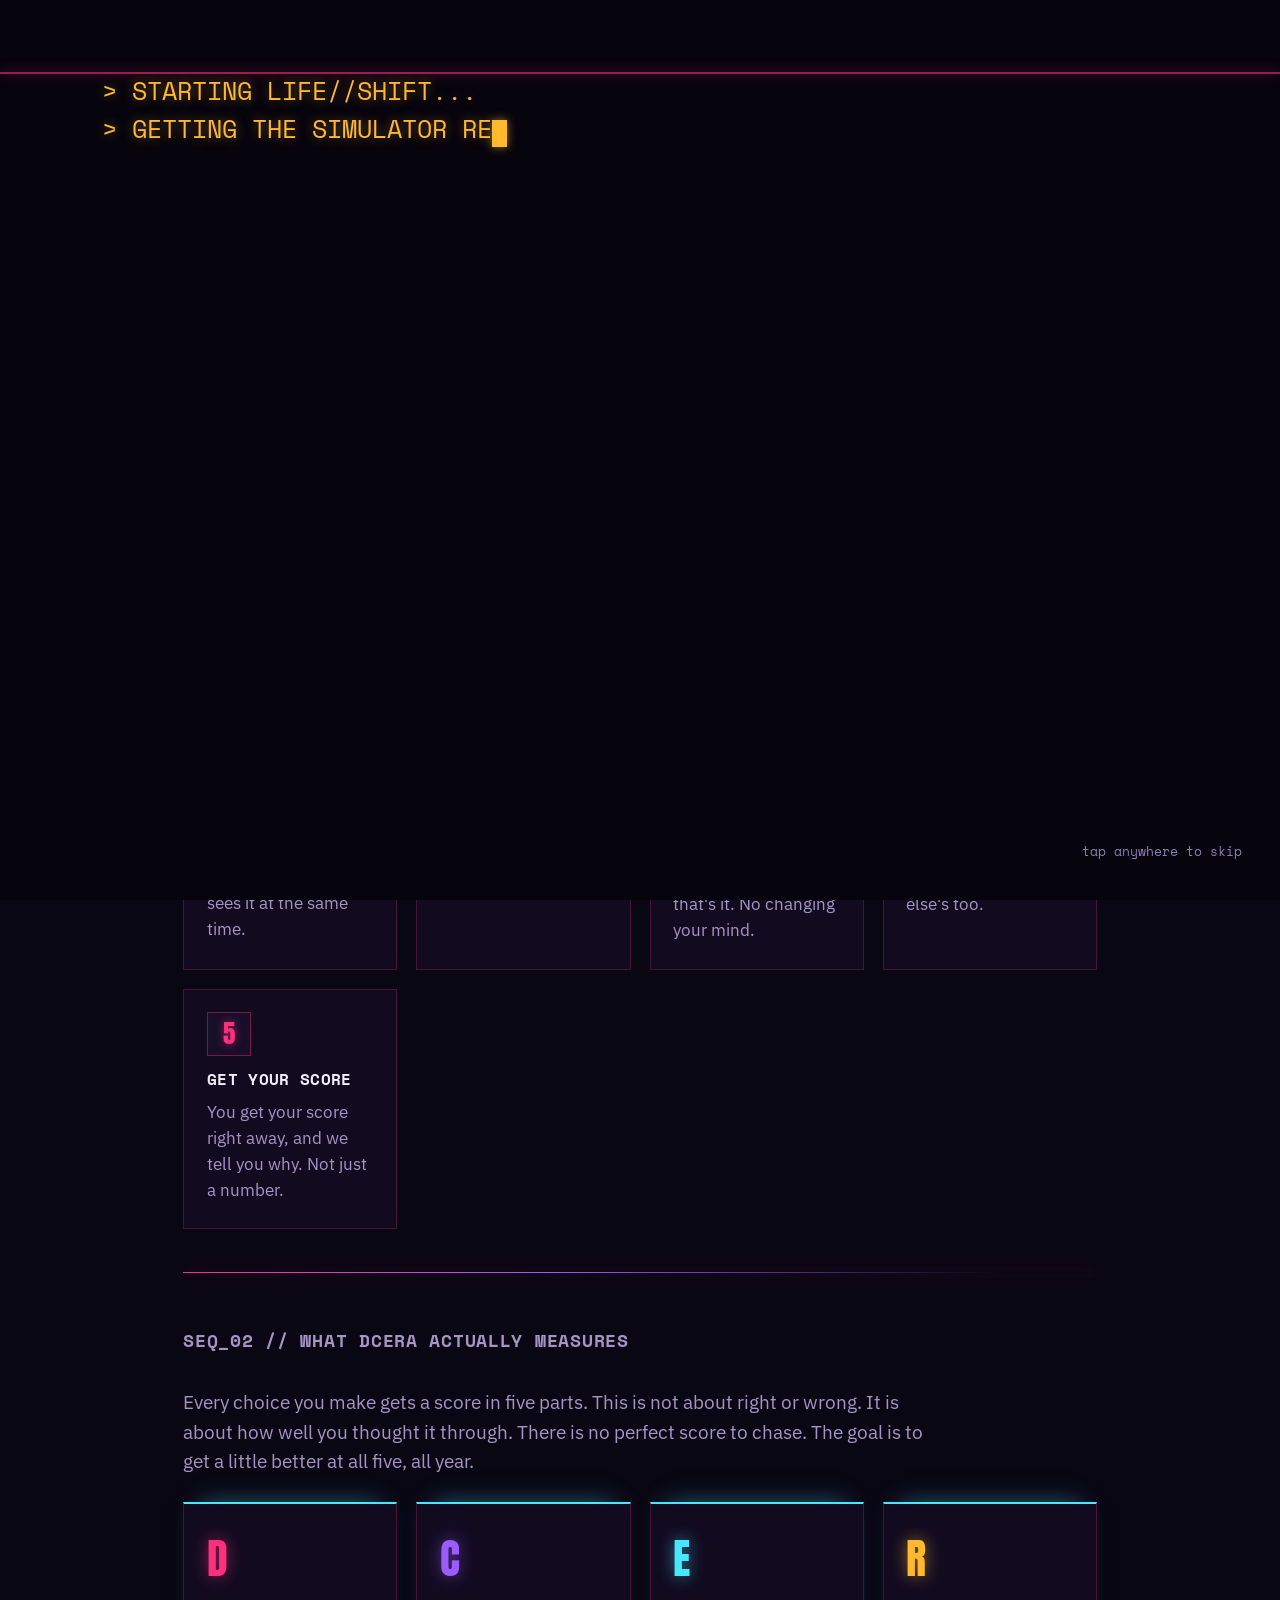
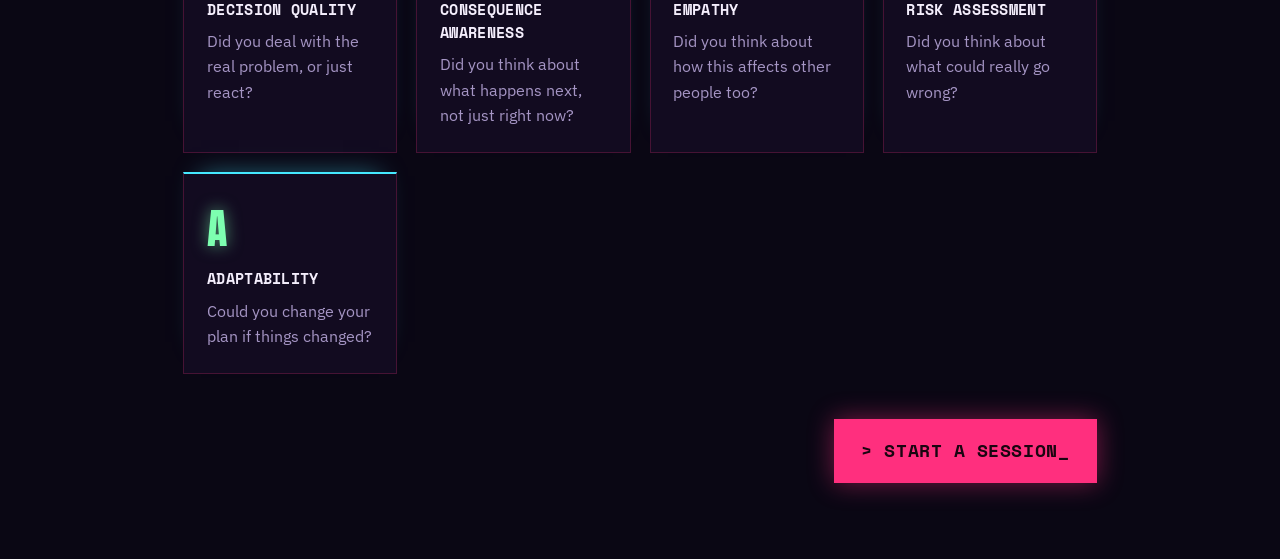
<file: index.html>
<!doctype html>
<html lang="en">
<head>
  <meta charset="utf-8">
  <meta name="viewport" content="width=device-width, initial-scale=1">
  <title>LIFE//SHIFT — Human Systems Lab</title>
  <link rel="stylesheet" href="styles.css">
</head>
<body>
  <div id="app"></div>
  <script src="content/decision-making.js"></script>
  <script src="content/money-budgeting.js"></script>
  <script src="content/communication-conflict.js"></script>
  <script src="content/digital-citizenship.js"></script>
  <script src="content/career-goals.js"></script>
  <script src="content/swot-analysis.js"></script>
  <script src="content/values-emotions.js"></script>
  <script src="content/self-esteem-accountability.js"></script>
  <script src="content/relationships-responsibility.js"></script>
  <script src="content/guide-for-boys.js"></script>
  <script src="content/digital-safety-girls.js"></script>
  <script src="lesson-blocks.js"></script>
  <script src="engine.js"></script>
</body>
</html>
</file>
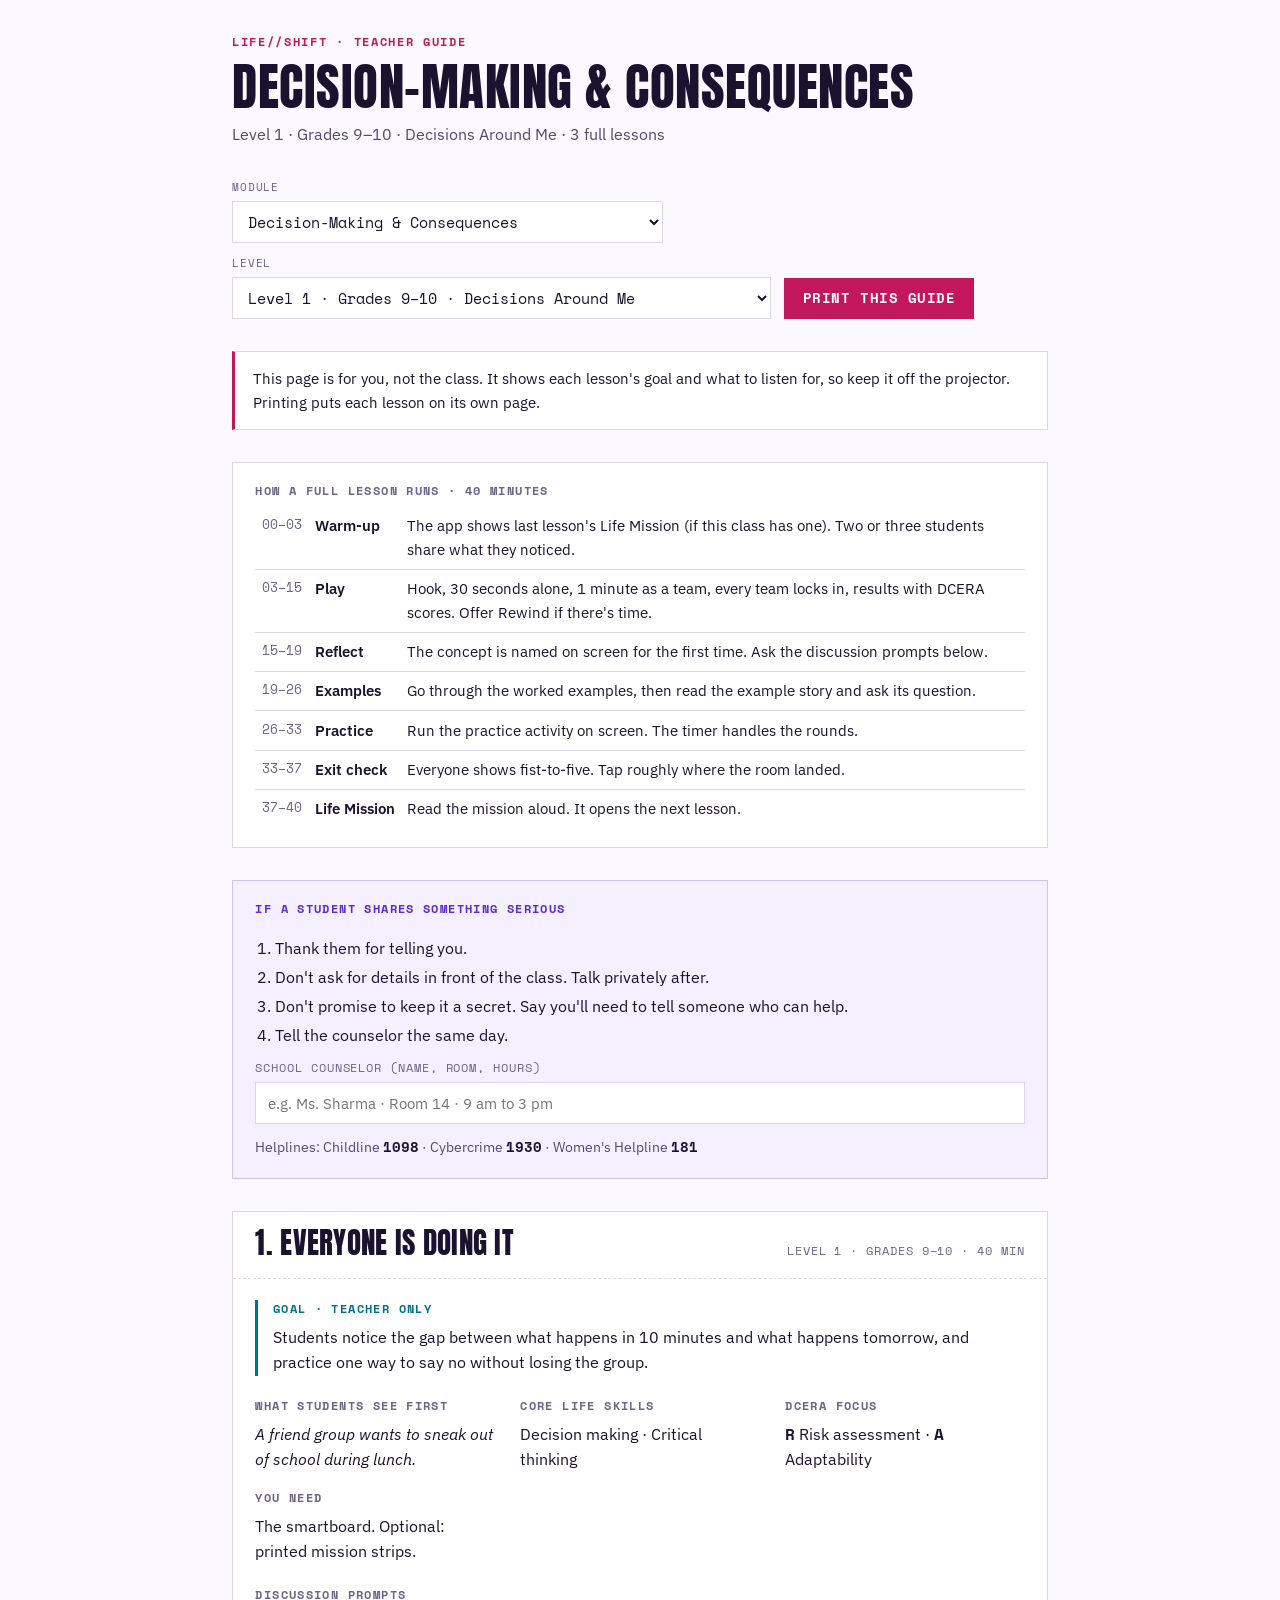
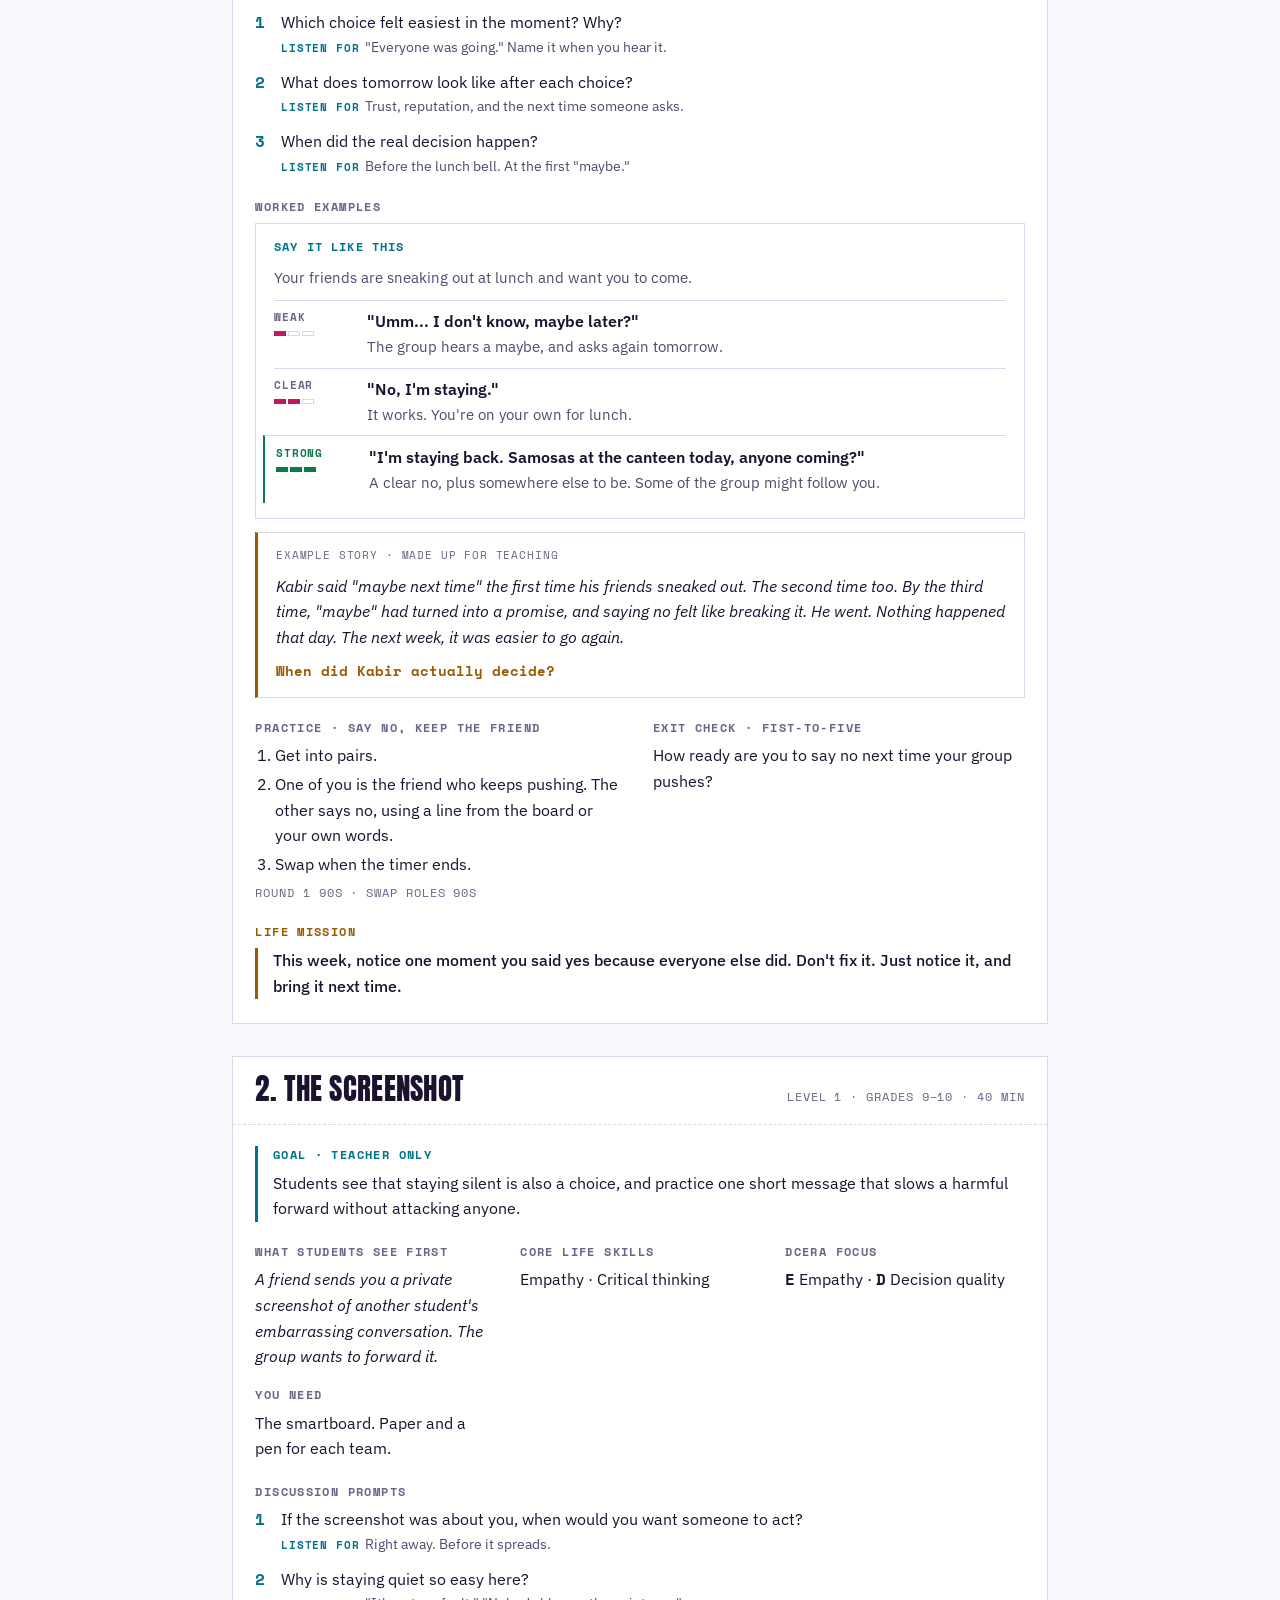
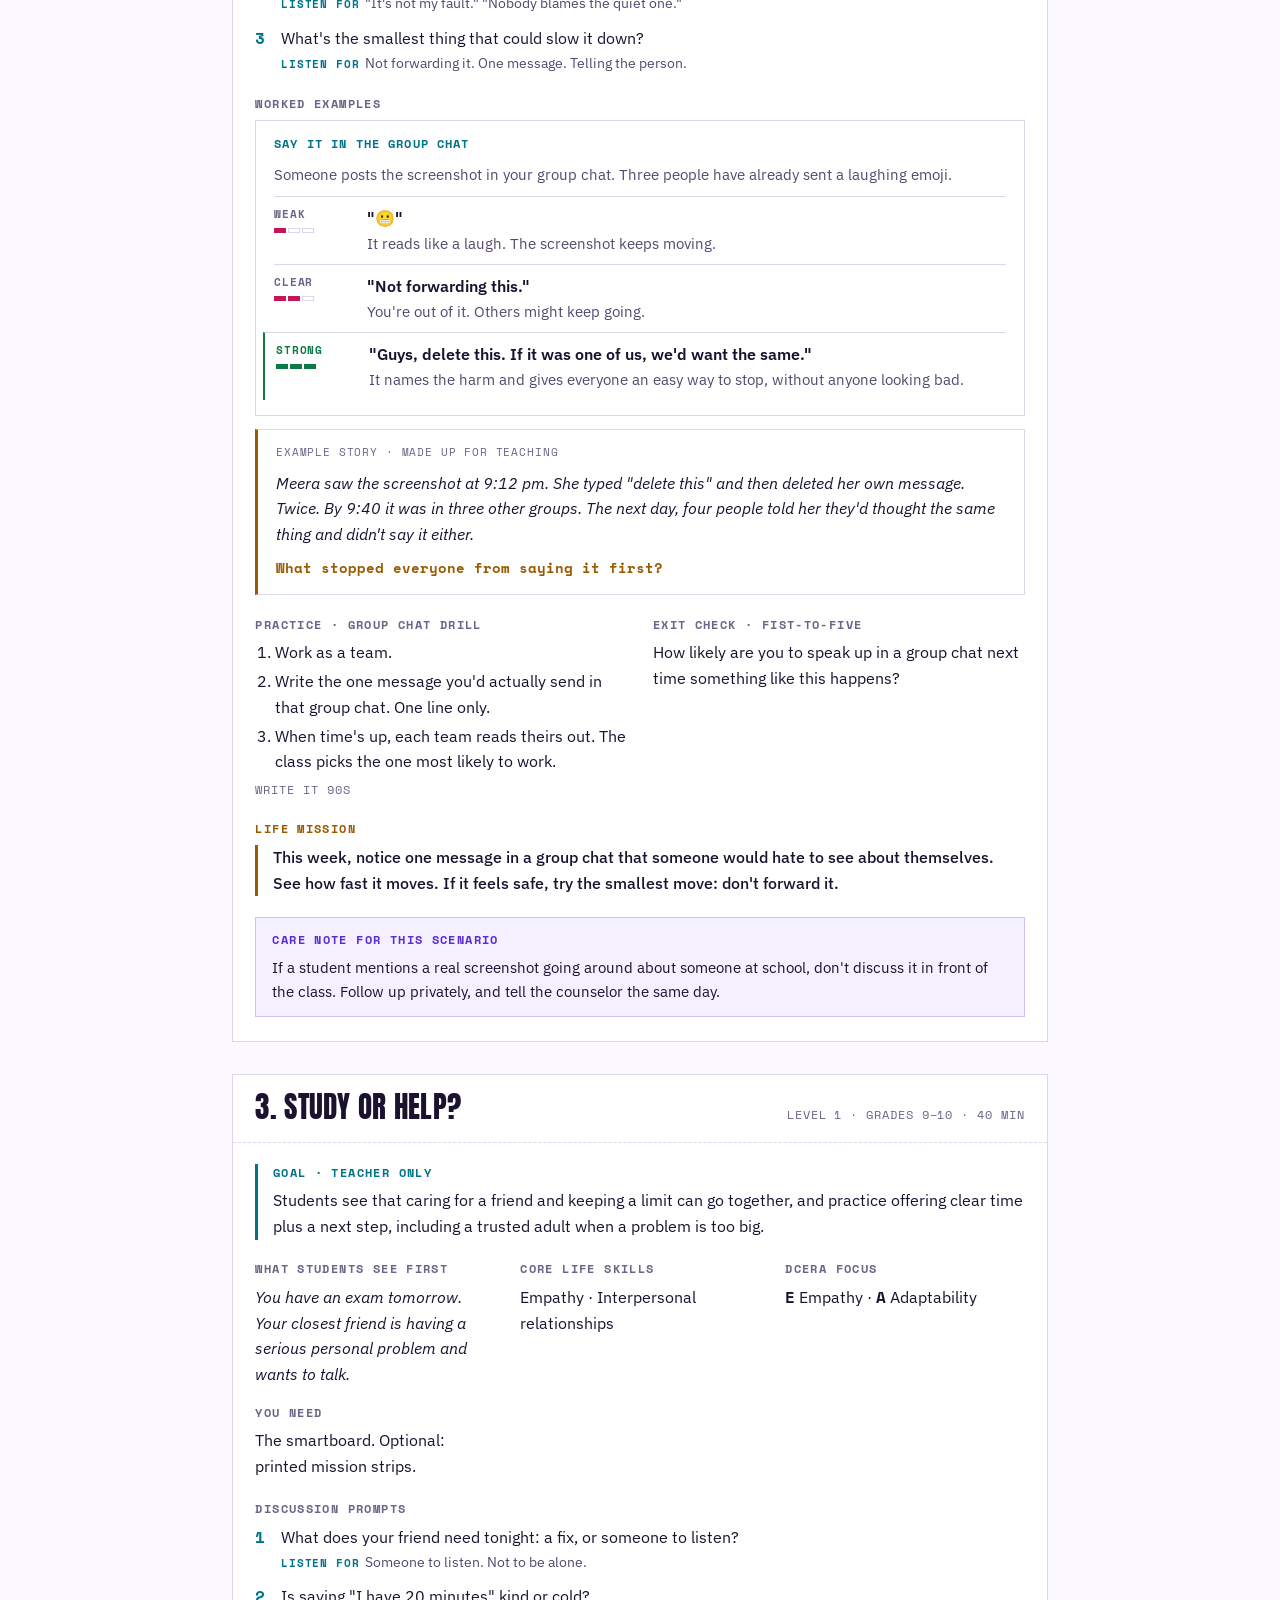
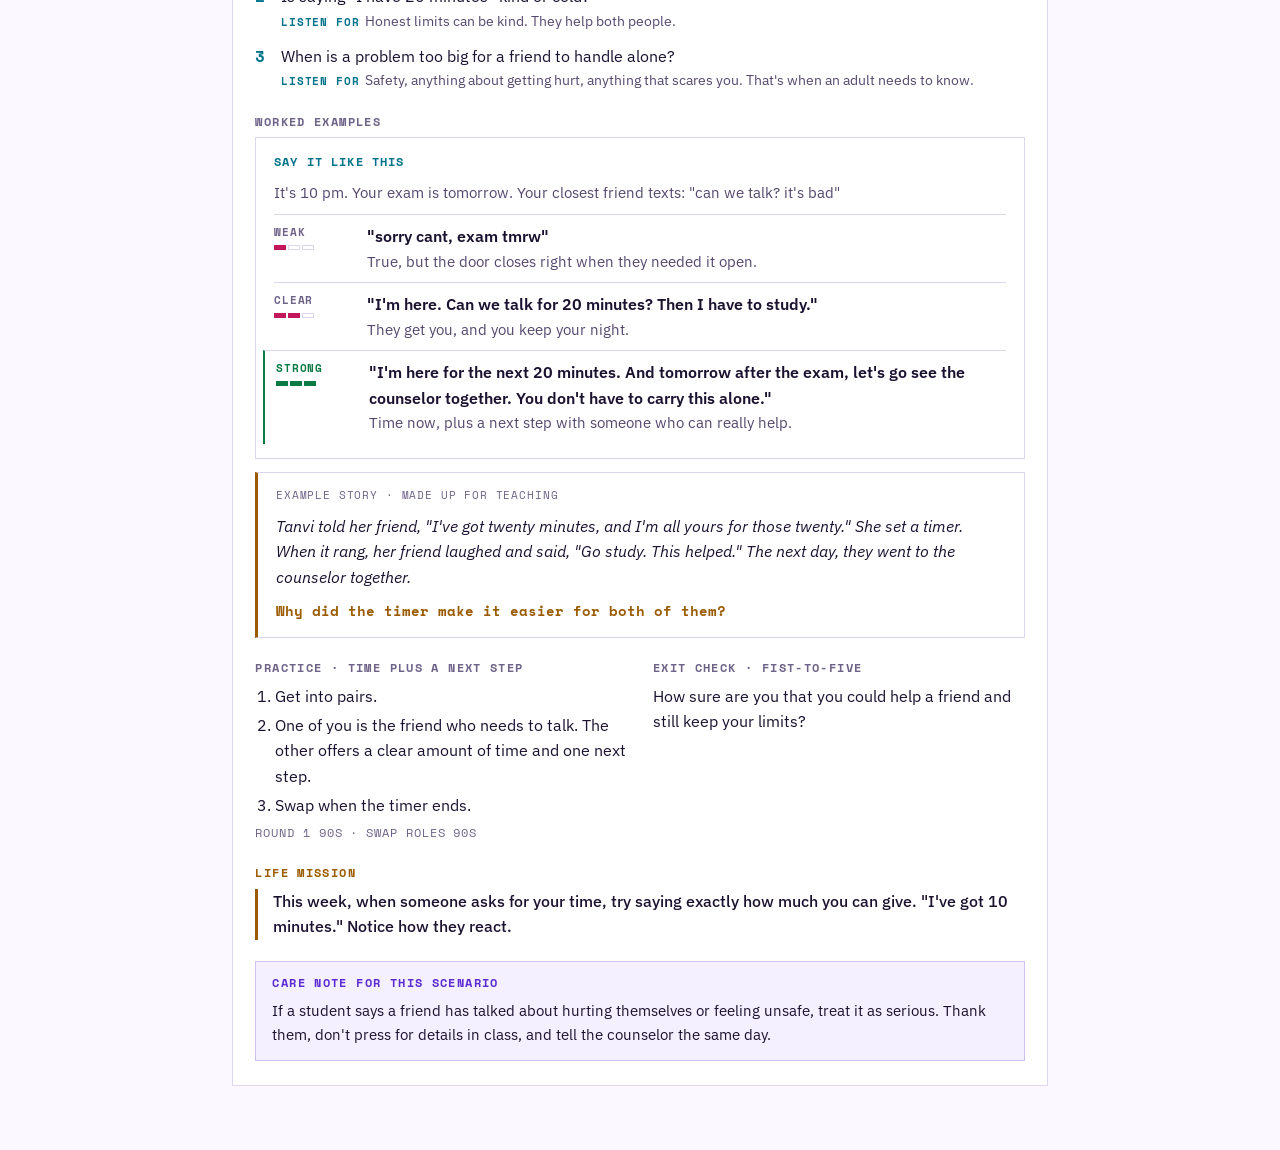
<file: guide.html>
<!doctype html>
<html lang="en">
<head>
  <meta charset="utf-8">
  <meta name="viewport" content="width=device-width, initial-scale=1">
  <title>LIFE//SHIFT Teacher Guide</title>
  <link rel="preconnect" href="https://fonts.googleapis.com">
  <link rel="preconnect" href="https://fonts.gstatic.com" crossorigin>
  <link rel="stylesheet" href="https://fonts.googleapis.com/css2?family=Anton&family=IBM+Plex+Sans:ital,wght@0,400;0,500;0,600;1,400&family=Space+Mono:wght@400;700&display=swap">
  <style>
    /* Paper-first: this page is read on a laptop before class or printed,
       never projected, so it uses a light palette instead of SYNTH. */
    :root {
      --paper: #FBF9FF;
      --card: #FFFFFF;
      --ink: #1B1230;
      --ink-soft: #54486E;
      --ink-faint: #6E6388;
      --rule: #DDD5EC;
      --magenta: #C2185B;
      --violet: #5B2BD1;
      --cyan: #00738A;
      --amber: #9A5B00;
      --mint: #0B7A45;
      --font-display: "Anton", "Arial Narrow", Impact, sans-serif;
      --font-mono: "Space Mono", ui-monospace, Menlo, monospace;
      --font-body: "IBM Plex Sans", system-ui, -apple-system, "Segoe UI", sans-serif;
    }
    * { box-sizing: border-box; }
    body { margin: 0; background: var(--paper); color: var(--ink); font-family: var(--font-body); font-size: 16px; line-height: 1.6; }
    .page { max-width: 880px; margin: 0 auto; padding: 2rem clamp(16px, 4vw, 32px) 4rem; display: flex; flex-direction: column; gap: 2rem; }
    h1, h2 { font-family: var(--font-display); font-weight: 400; text-transform: uppercase; margin: 0; line-height: 1; letter-spacing: 0.01em; }
    h1 { font-size: clamp(2.2rem, 6vw, 3.2rem); }
    h2 { font-size: 1.8rem; }
    h3 { font-family: var(--font-mono); font-size: 0.72rem; font-weight: 700; text-transform: uppercase; letter-spacing: 0.12em; color: var(--ink-faint); margin: 0 0 0.4rem; }
    p { margin: 0; }
    .brand { font-family: var(--font-mono); font-size: 0.75rem; font-weight: 700; letter-spacing: 0.14em; text-transform: uppercase; color: var(--magenta); }
    .sub { color: var(--ink-soft); }

    .toolbar { display: flex; flex-wrap: wrap; gap: 0.8rem; align-items: flex-end; }
    .toolbar label { display: flex; flex-direction: column; gap: 0.25rem; font-family: var(--font-mono); font-size: 0.68rem; text-transform: uppercase; letter-spacing: 0.08em; color: var(--ink-faint); }
    select, input[type="text"] { font: inherit; font-size: 0.95rem; padding: 0.5rem 0.7rem; border: 1px solid var(--rule); background: var(--card); color: var(--ink); }
    select:focus, input:focus, button:focus-visible { outline: 2px solid var(--cyan); outline-offset: 1px; }
    .print-btn { font-family: var(--font-mono); font-weight: 700; font-size: 0.85rem; text-transform: uppercase; letter-spacing: 0.04em; padding: 0.6rem 1.1rem; border: 1px solid var(--magenta); background: var(--magenta); color: #FFFFFF; cursor: pointer; }

    .notice { border: 1px solid var(--rule); border-left: 3px solid var(--magenta); background: var(--card); padding: 0.9rem 1.1rem; font-size: 0.95rem; }
    .notice.counselor-led { border-color: #CFC2F2; border-left-color: var(--violet); background: #F4F0FF; }
    .notice.counselor-led b { color: var(--violet); }

    .box { background: var(--card); border: 1px solid var(--rule); padding: 1.2rem 1.4rem; }
    .flow { width: 100%; border-collapse: collapse; font-size: 0.93rem; }
    .flow td { padding: 0.45rem 0.4rem; border-bottom: 1px solid var(--rule); vertical-align: top; }
    .flow tr:last-child td { border-bottom: none; }
    .flow td:first-child { font-family: var(--font-mono); font-size: 0.82rem; color: var(--ink-faint); white-space: nowrap; font-variant-numeric: tabular-nums; }
    .flow td:nth-child(2) { font-weight: 600; white-space: nowrap; }

    .care { border: 1px solid #CFC2F2; background: #F4F0FF; padding: 1.2rem 1.4rem; display: flex; flex-direction: column; gap: 0.7rem; }
    .care h3 { color: var(--violet); }
    .care ol { margin: 0; padding-left: 1.2rem; display: flex; flex-direction: column; gap: 0.2rem; }
    .contact { display: flex; flex-direction: column; gap: 0.25rem; }
    .contact input { width: 100%; }
    .phones { font-size: 0.9rem; color: var(--ink-soft); }
    .phones b { font-family: var(--font-mono); color: var(--ink); }

    .lesson { background: var(--card); border: 1px solid var(--rule); }
    .lesson-head { padding: 1.1rem 1.4rem; border-bottom: 1px dashed var(--rule); display: flex; flex-wrap: wrap; justify-content: space-between; gap: 0.4rem 1rem; align-items: baseline; }
    .meta { font-family: var(--font-mono); font-size: 0.72rem; text-transform: uppercase; letter-spacing: 0.08em; color: var(--ink-faint); }
    .lesson-body { padding: 1.3rem 1.4rem 1.5rem; display: flex; flex-direction: column; gap: 1.3rem; }
    .facts { display: grid; grid-template-columns: repeat(auto-fit, minmax(220px, 1fr)); gap: 1rem 1.6rem; }
    .goal { border-left: 3px solid var(--cyan); padding-left: 0.9rem; }
    .goal h3 { color: var(--cyan); }
    .hook { font-style: italic; }
    .focus b { font-family: var(--font-mono); }

    .prompts { list-style: none; margin: 0; padding: 0; counter-reset: p; display: flex; flex-direction: column; gap: 0.7rem; }
    .prompts li { counter-increment: p; display: grid; grid-template-columns: 1.6rem minmax(0, 1fr); }
    .prompts li::before { content: counter(p); font-family: var(--font-mono); font-weight: 700; color: var(--cyan); }
    .listen { display: block; font-size: 0.88rem; color: var(--ink-soft); }
    .listen b { font-family: var(--font-mono); font-size: 0.68rem; text-transform: uppercase; letter-spacing: 0.08em; color: var(--cyan); margin-right: 0.3rem; }

    .steps { margin: 0; padding-left: 1.2rem; display: flex; flex-direction: column; gap: 0.2rem; }
    .mission { border-left: 3px solid var(--amber); padding-left: 0.9rem; font-weight: 500; }
    .mission-h { color: var(--amber) !important; }
    .scene-care { border: 1px solid #CFC2F2; background: #F4F0FF; padding: 0.8rem 1rem; font-size: 0.93rem; }
    .scene-care h3 { color: var(--violet); }

    /* shared lesson blocks (lesson-blocks.js) */
    .lb { border: 1px solid var(--rule); padding: 0.9rem 1.1rem; display: flex; flex-direction: column; gap: 0.6rem; }
    .lb + .lb { margin-top: 0.8rem; }
    .lb-title { font-family: var(--font-mono); font-size: 0.72rem; font-weight: 700; text-transform: uppercase; letter-spacing: 0.1em; color: var(--cyan); margin: 0; }
    .lb-situation, .lb-note { color: var(--ink-soft); font-size: 0.93rem; }
    .lb-rung { display: grid; grid-template-columns: 5rem minmax(0, 1fr); gap: 0.8rem; padding: 0.55rem 0; border-top: 1px solid var(--rule); }
    .lb-best { border-left: 2px solid var(--mint); padding-left: 0.7rem; margin-left: -0.7rem; }
    .lb-rung-label { font-family: var(--font-mono); font-size: 0.68rem; font-weight: 700; text-transform: uppercase; letter-spacing: 0.08em; color: var(--ink-faint); }
    .lb-best .lb-rung-label { color: var(--mint); }
    .lb-bars { display: flex; gap: 2px; margin-top: 0.25rem; }
    .lb-bars i { width: 12px; height: 5px; border: 1px solid var(--rule); }
    .lb-bars i.on { background: var(--magenta); border-color: var(--magenta); }
    .lb-best .lb-bars i.on { background: var(--mint); border-color: var(--mint); }
    .lb-meter { display: flex; flex-direction: column; }
    .lb-quote { font-weight: 600; }
    .lb-table { width: 100%; border-collapse: collapse; font-size: 0.93rem; }
    .lb-table td { padding: 0.35rem 0.1rem; border-bottom: 1px solid var(--rule); }
    .lb-table td:last-child { text-align: right; font-family: var(--font-mono); font-weight: 700; font-size: 0.85rem; }
    .lb-tone-good td:last-child { color: var(--mint); }
    .lb-tone-bad td:last-child { color: var(--magenta); }
    .lb-items { margin: 0; padding-left: 1.2rem; }
    .lb-pairs { display: flex; flex-direction: column; gap: 0.6rem; }
    .lb-pair p { display: flex; gap: 0.6rem; align-items: baseline; }
    .lb-tag { flex-shrink: 0; font-family: var(--font-mono); font-size: 0.62rem; font-weight: 700; text-transform: uppercase; letter-spacing: 0.08em; padding: 0.05rem 0.4rem; border: 1px solid; display: inline-block; }
    .lb-tag-myth { color: var(--magenta); }
    .lb-tag-fact { color: var(--mint); }
    .lb-columns { display: grid; grid-template-columns: repeat(auto-fit, minmax(220px, 1fr)); gap: 0.8rem; }
    .lb-column { border: 1px solid var(--rule); padding: 0.7rem 0.9rem; display: flex; flex-direction: column; align-items: flex-start; gap: 0.3rem; }
    .lb-column h4 { margin: 0; font-family: var(--font-display); font-weight: 400; font-size: 1.1rem; text-transform: uppercase; }
    .lb-column ul { margin: 0 0 0.3rem; padding-left: 1.1rem; font-size: 0.92rem; }
    .lb-story { border-left: 3px solid var(--amber); }
    .lb-story-label { font-family: var(--font-mono); font-size: 0.66rem; text-transform: uppercase; letter-spacing: 0.08em; color: var(--ink-faint); }
    .lb-story-body { font-style: italic; }
    .lb-story-question { font-family: var(--font-mono); font-weight: 700; font-size: 0.88rem; color: var(--amber); }

    .empty { color: var(--ink-soft); }

    @media print {
      body { background: #FFFFFF; font-size: 11.5pt; }
      .page { padding: 0; max-width: none; gap: 1.2rem; }
      .toolbar, .no-print { display: none !important; }
      .lesson { break-before: page; border: none; }
      .lesson-body { padding: 0.8rem 0 0; }
      .lesson-head { padding: 0 0 0.6rem; }
      .lb, .prompts li, .lb-rung, .care, .scene-care { break-inside: avoid; }
      .contact input { border: none; padding: 0; font-weight: 600; }
    }
  </style>
</head>
<body>
  <div class="page" id="guide"></div>

  <script src="content/decision-making.js"></script>
  <script src="content/money-budgeting.js"></script>
  <script src="content/communication-conflict.js"></script>
  <script src="content/digital-citizenship.js"></script>
  <script src="content/career-goals.js"></script>
  <script src="content/swot-analysis.js"></script>
  <script src="content/values-emotions.js"></script>
  <script src="content/self-esteem-accountability.js"></script>
  <script src="content/relationships-responsibility.js"></script>
  <script src="content/guide-for-boys.js"></script>
  <script src="content/digital-safety-girls.js"></script>
  <script src="lesson-blocks.js"></script>
  <script>
    const MODULES = [
      MODULE_DECISION_MAKING, MODULE_MONEY_BUDGETING, MODULE_COMMUNICATION_CONFLICT,
      MODULE_DIGITAL_CITIZENSHIP, MODULE_CAREER_GOALS, MODULE_SWOT_ANALYSIS,
      MODULE_VALUES_EMOTIONS, MODULE_SELF_ESTEEM_ACCOUNTABILITY, MODULE_RELATIONSHIPS_RESPONSIBILITY,
      MODULE_GUIDE_FOR_BOYS, MODULE_DIGITAL_SAFETY_GIRLS
    ];
    const DIM_NAMES = { D: "Decision quality", C: "Consequence awareness", E: "Empathy", R: "Risk assessment", A: "Adaptability" };
    const CONTACT_KEY = "hsl_counselor_contact";
    const FLOW = [
      ["00–03", "Warm-up", "The app shows last lesson's Life Mission (if this class has one). Two or three students share what they noticed."],
      ["03–15", "Play", "Hook, 30 seconds alone, 1 minute as a team, every team locks in, results with DCERA scores. Offer Rewind if there's time."],
      ["15–19", "Reflect", "The concept is named on screen for the first time. Ask the discussion prompts below."],
      ["19–26", "Examples", "Go through the worked examples, then read the example story and ask its question."],
      ["26–33", "Practice", "Run the practice activity on screen. The timer handles the rounds."],
      ["33–37", "Exit check", "Everyone shows fist-to-five. Tap roughly where the room landed."],
      ["37–40", "Life Mission", "Read the mission aloud. It opens the next lesson."]
    ];

    function readContact() { try { return localStorage.getItem(CONTACT_KEY) || ""; } catch (e) { return ""; } }
    function writeContact(v) { try { localStorage.setItem(CONTACT_KEY, v); } catch (e) { /* not saved, still printable */ } }
    function esc(s) { return String(s).replace(/&/g, "&amp;").replace(/"/g, "&quot;").replace(/</g, "&lt;"); }

    function render() {
      const params = new URLSearchParams(location.search);
      const mod = MODULES.find(m => m.id === params.get("module")) || MODULES[0];
      const level = mod.levels[params.get("level")] ? params.get("level") : "L1";
      const lvl = mod.levels[level];
      const lessons = lvl.scenarios.map((s, i) => ({ s, i })).filter(x => x.s.lesson);

      document.getElementById("guide").innerHTML = `
        <header style="display:flex; flex-direction:column; gap:0.6rem;">
          <span class="brand">LIFE//SHIFT · Teacher guide</span>
          <h1>${mod.title}</h1>
          <p class="sub">${lvl.label} · ${lessons.length} full ${lessons.length === 1 ? "lesson" : "lessons"}</p>
        </header>

        <div class="toolbar">
          <label>Module
            <select id="modSel">${MODULES.map(m => `<option value="${m.id}" ${m.id === mod.id ? "selected" : ""}>${m.title}</option>`).join("")}</select>
          </label>
          <label>Level
            <select id="lvlSel">${Object.keys(mod.levels).map(k => `<option value="${k}" ${k === level ? "selected" : ""}>${mod.levels[k].label}</option>`).join("")}</select>
          </label>
          <button class="print-btn" id="printBtn">Print this guide</button>
        </div>

        ${mod.counselorLed ? `<p class="notice counselor-led"><b>Counselor-led module.</b> Run these lessons with the school counselor or a trained teacher in the room. Students may share real experiences, so read every care note before class.</p>` : ""}

        <p class="notice no-print">This page is for you, not the class. It shows each lesson's goal and what to listen for, so keep it off the projector. Printing puts each lesson on its own page.</p>

        <section class="box">
          <h3>How a full lesson runs · 40 minutes</h3>
          <table class="flow"><tbody>${FLOW.map(r => `<tr><td>${r[0]}</td><td>${r[1]}</td><td>${r[2]}</td></tr>`).join("")}</tbody></table>
        </section>

        <section class="care">
          <h3>If a student shares something serious</h3>
          <ol>
            <li>Thank them for telling you.</li>
            <li>Don't ask for details in front of the class. Talk privately after.</li>
            <li>Don't promise to keep it a secret. Say you'll need to tell someone who can help.</li>
            <li>Tell the counselor the same day.</li>
          </ol>
          <div class="contact">
            <label for="contact" class="meta">School counselor (name, room, hours)</label>
            <input type="text" id="contact" placeholder="e.g. Ms. Sharma · Room 14 · 9 am to 3 pm" value="${esc(readContact())}">
          </div>
          <p class="phones">Helplines: Childline <b>1098</b> · Cybercrime <b>1930</b> · Women's Helpline <b>181</b></p>
        </section>

        ${lessons.length ? lessons.map(({ s, i }) => lessonCard(s, i, lvl)).join("") : `<p class="empty">Lesson plans for this module and level are coming soon. Ready now: ${MODULES.filter(m => Object.values(m.levels).some(l => l.scenarios.some(s => s.lesson))).map(m => m.title).join(", ")}.</p>`}
      `;

      document.getElementById("modSel").addEventListener("change", e => go(e.target.value, "L1"));
      document.getElementById("lvlSel").addEventListener("change", e => go(mod.id, e.target.value));
      document.getElementById("printBtn").addEventListener("click", () => window.print());
      document.getElementById("contact").addEventListener("input", e => {
        writeContact(e.target.value);
        document.querySelectorAll(".contact-echo").forEach(p => {
          p.hidden = !e.target.value.trim();
          p.querySelector("span").textContent = e.target.value;
        });
      });
    }

    function go(moduleId, level) {
      history.replaceState(null, "", `?module=${moduleId}&level=${level}`);
      render();
    }

    function lessonCard(s, i, lvl) {
      const L = s.lesson;
      const contact = readContact();
      return `<article class="lesson">
        <div class="lesson-head">
          <h2>${i + 1}. ${s.title}</h2>
          <span class="meta">${lvl.label.split(" · ").slice(0, 2).join(" · ")} · 40 min</span>
        </div>
        <div class="lesson-body">
          <div class="goal"><h3>Goal · teacher only</h3><p>${L.goal}</p></div>

          <div class="facts">
            <div><h3>What students see first</h3><p class="hook">${s.hook}</p></div>
            <div><h3>Core life skills</h3><p>${L.skills.join(" · ")}</p></div>
            <div class="focus"><h3>DCERA focus</h3><p>${L.focus.map(f => `<b>${f}</b> ${DIM_NAMES[f]}`).join(" · ")}</p></div>
            <div><h3>You need</h3><p>${L.needs}</p></div>
          </div>

          <div>
            <h3>Discussion prompts</h3>
            <ol class="prompts">${L.prompts.map(p => `<li><span>${p.q}<span class="listen"><b>Listen for</b>${p.listenFor}</span></span></li>`).join("")}</ol>
          </div>

          <div>
            <h3>Worked examples</h3>
            ${L.examples.map(lessonBlockHTML).join("")}
            ${L.story ? `<div style="margin-top:0.8rem;">${lessonStoryHTML(L.story)}</div>` : ""}
          </div>

          <div class="facts">
            <div>
              <h3>Practice · ${L.practice.title}</h3>
              <ol class="steps">${L.practice.steps.map(st => `<li>${st}</li>`).join("")}</ol>
              <p class="meta" style="margin-top:0.4rem;">${L.practice.rounds.map(r => `${r.label} ${r.seconds}s`).join(" · ")}</p>
            </div>
            <div>
              <h3>Exit check · fist-to-five</h3>
              <p>${L.exitCheck}</p>
            </div>
          </div>

          <div><h3 class="mission-h">Life Mission</h3><p class="mission">${L.mission}</p></div>

          ${L.careNote ? `<div class="scene-care"><h3>Care note for this scenario</h3><p>${L.careNote}</p><p class="meta contact-echo" style="margin-top:0.3rem;" ${contact ? "" : "hidden"}>Counselor: <span>${esc(contact)}</span></p></div>` : ""}
        </div>
      </article>`;
    }

    render();
  </script>
</body>
</html>
</file>
<file: styles.css>
@import url('https://fonts.googleapis.com/css2?family=Anton&family=Space+Mono:wght@400;700&family=IBM+Plex+Sans:wght@400;500;600;700&display=swap');

:root {
  --bg: #0A0714;
  --surface: #120B20;
  --surface-2: #170E28;
  --ink: #F4EEFC;
  --ink-soft: #A595C4;
  --ink-faint: #8C7FB0;
  --yellow: #FFB92E;
  --magenta: #FF2F7E;
  --cyan: #45E8FF;
  --violet: #9B5CFF;
  --mint: #7DFFB0;
  --danger: #FF4D6A;
  --gold: #FFB92E;
  --rule: rgba(255, 47, 126, 0.22);
  --rule-soft: rgba(155, 92, 255, 0.16);
  --shadow-ink: rgba(255, 47, 126, 0.4);
  --grid-line: rgba(155, 92, 255, 0.14);
  --font-display: 'Anton', 'Arial Narrow', sans-serif;
  --font-mono: 'Space Mono', ui-monospace, monospace;
  --font-body: 'IBM Plex Sans', -apple-system, system-ui, sans-serif;
}

* { box-sizing: border-box; }

html, body {
  margin: 0;
  height: 100%;
  background: var(--bg);
  color: var(--ink);
  font-family: var(--font-body);
  font-size: 19px;
  line-height: 1.55;
}

body {
  background:
    radial-gradient(520px 340px at 10% 0%, rgba(255, 47, 126, 0.14), transparent 70%),
    radial-gradient(600px 400px at 95% 15%, rgba(155, 92, 255, 0.12), transparent 70%),
    radial-gradient(560px 380px at 50% 100%, rgba(69, 232, 255, 0.07), transparent 70%),
    var(--bg);
  position: relative;
}

body::before {
  content: "";
  position: fixed;
  inset: 0;
  background-image:
    linear-gradient(var(--rule-soft) 1px, transparent 1px),
    linear-gradient(90deg, var(--rule-soft) 1px, transparent 1px);
  background-size: 42px 42px;
  opacity: 0.4;
  pointer-events: none;
  z-index: 0;
}

button { font: inherit; color: inherit; background: none; border: none; appearance: none; -webkit-appearance: none; }

#app { min-height: 100vh; display: flex; flex-direction: column; position: relative; z-index: 1; }

@keyframes screenIn {
  from { opacity: 0; transform: translateY(14px) scale(0.99); }
  to { opacity: 1; transform: translateY(0) scale(1); }
}
@keyframes popIn {
  0% { opacity: 0; transform: scale(0.9) translateY(10px); }
  70% { transform: scale(1.02) translateY(-2px); }
  100% { opacity: 1; transform: scale(1) translateY(0); }
}
@keyframes confettiFall {
  0% { transform: translateY(-10vh) rotate(0deg); opacity: 1; }
  100% { transform: translateY(110vh) rotate(540deg); opacity: 0.9; }
}
@keyframes bannerPop {
  0% { opacity: 0; transform: translateY(-10px) scale(0.96); }
  60% { transform: translateY(2px) scale(1.02); }
  100% { opacity: 1; transform: translateY(0) scale(1); }
}
@keyframes blink { 50% { opacity: 0; } }
@keyframes scan { from { top: -3px; } to { top: 100%; } }
@keyframes pulseDot { 0%, 100% { opacity: 1; } 50% { opacity: 0.35; } }

@media (prefers-reduced-motion: reduce) {
  * { animation-duration: 0.01ms !important; animation-iteration-count: 1 !important; transition-duration: 0.01ms !important; }
}

/* ---------- boot sequence ---------- */
#boot {
  position: fixed; inset: 0; z-index: 999;
  background: #06040D;
  color: var(--yellow);
  font-family: var(--font-mono);
  font-size: clamp(0.9rem, 2vw, 1.3rem);
  padding: 8vh 8vw;
  display: flex; flex-direction: column; gap: 0.6rem;
  transition: clip-path 0.9s cubic-bezier(0.76, 0, 0.24, 1), opacity 0.5s ease 0.5s;
}
#boot.hide { clip-path: inset(0 0 100% 0); opacity: 0; pointer-events: none; }
#boot .line { white-space: pre; text-shadow: 0 0 12px rgba(255, 185, 46, 0.45); }
#boot .cursor { display: inline-block; width: 0.6em; height: 1.1em; background: var(--yellow); box-shadow: 0 0 10px rgba(255, 185, 46, 0.6); animation: blink 0.85s step-end infinite; vertical-align: text-bottom; }
#boot .scan { position: absolute; left: 0; right: 0; height: 2px; background: var(--magenta); box-shadow: 0 0 12px var(--magenta); opacity: 0.6; animation: scan 2.4s linear infinite; }
#boot .skip-hint { position: absolute; bottom: 2rem; right: 2rem; font-size: 0.7rem; color: var(--ink-faint); }

/* ---------- structure ---------- */
.screen {
  flex: 1;
  display: flex;
  flex-direction: column;
  max-width: 980px;
  width: 100%;
  margin: 0 auto;
  padding: 2.6rem 1.75rem 4rem;
  gap: 1.35rem;
  animation: screenIn 0.4s cubic-bezier(0.22, 1, 0.36, 1) both;
}

.eyebrow {
  font-family: var(--font-mono);
  font-size: 0.78rem;
  font-weight: 700;
  letter-spacing: 0.12em;
  text-transform: uppercase;
  color: var(--cyan);
  background: var(--surface-2);
  border: 1px solid rgba(69, 232, 255, 0.35);
  display: inline-block;
  padding: 0.25rem 0.7rem;
  width: fit-content;
}

h1 {
  font-family: var(--font-display);
  font-weight: 400;
  font-size: 2.7rem;
  line-height: 0.96;
  margin: 0;
  text-wrap: balance;
  text-transform: uppercase;
  letter-spacing: 0.005em;
}

h2 {
  font-family: var(--font-display);
  font-weight: 400;
  font-size: 1.85rem;
  line-height: 1;
  margin: 0;
  text-wrap: balance;
  text-transform: uppercase;
  text-shadow: 0 0 18px rgba(255, 255, 255, 0.08);
}

h3 { font-family: var(--font-mono); font-size: 0.95rem; text-transform: uppercase; letter-spacing: 0.04em; font-weight: 700; margin: 0 0 0.4rem; color: var(--ink-soft); }

p { margin: 0; max-width: 68ch; color: var(--ink); }
p.lead { font-size: 1.1rem; color: var(--ink-soft); }

.card {
  background: var(--surface);
  border: 1px solid var(--rule);
  padding: 1.5rem 1.75rem;
}

.field { display: flex; flex-direction: column; gap: 0.4rem; }
.field label { font-family: var(--font-mono); font-size: 0.78rem; font-weight: 700; text-transform: uppercase; letter-spacing: 0.03em; color: var(--ink-soft); }
input[type="text"], select {
  font-family: var(--font-body);
  font-size: 1.05rem;
  padding: 0.75rem 1rem;
  border: 1px solid var(--rule);
  background: var(--surface-2);
  color: var(--ink);
  transition: box-shadow 0.15s ease, border-color 0.15s ease;
}
input[type="text"]:focus, select:focus {
  outline: none;
  border-color: var(--magenta);
  box-shadow: 0 0 0 3px rgba(255, 47, 126, 0.18);
}

/* ---------- buttons ---------- */
.btn {
  font-family: var(--font-mono);
  font-size: 0.95rem;
  font-weight: 700;
  text-transform: uppercase;
  letter-spacing: 0.03em;
  padding: 0.9rem 1.4rem;
  border: 1px solid var(--rule);
  background: var(--surface-2);
  color: var(--ink);
  cursor: pointer;
  text-align: left;
  transition: border-color 0.15s ease, box-shadow 0.15s ease, transform 0.12s ease;
}
.btn:hover { border-color: var(--violet); box-shadow: 0 0 22px rgba(155, 92, 255, 0.3); transform: translateY(-1px); }
.btn:active { transform: translateY(0); box-shadow: 0 0 8px rgba(155, 92, 255, 0.2); }
.btn:focus-visible { outline: 2px solid var(--cyan); outline-offset: 2px; }
.btn:disabled { opacity: 0.4; cursor: not-allowed; transform: none; box-shadow: none; }

.btn-primary {
  background: var(--magenta);
  color: #1A0510;
  border-color: var(--magenta);
  text-align: center;
  box-shadow: 0 0 26px rgba(255, 47, 126, 0.45);
}
.btn-primary:hover { border-color: var(--magenta); box-shadow: 0 0 34px rgba(255, 47, 126, 0.65); }
.btn-primary:disabled { box-shadow: none; }

.btn-ghost {
  background: transparent;
  border-color: transparent;
  color: var(--ink-soft);
  text-align: center;
}
.btn-ghost:hover { color: var(--ink); text-decoration: underline; transform: none; box-shadow: none; border-color: transparent; }

.row { display: flex; gap: 0.9rem; flex-wrap: wrap; align-items: center; }
.col { display: flex; flex-direction: column; gap: 0.9rem; }
.spacer { flex: 1; }

.choice-list { display: flex; flex-direction: column; gap: 0.7rem; }
.choice-btn {
  display: flex;
  gap: 0.9rem;
  align-items: baseline;
  font-family: var(--font-body);
  font-weight: 600;
  font-size: 1.08rem;
  text-transform: none;
  letter-spacing: normal;
}
.choice-btn:hover { background: var(--surface); }
.choice-btn .tag {
  font-family: var(--font-display);
  color: var(--magenta);
  text-shadow: 0 0 10px rgba(255, 47, 126, 0.55);
  min-width: 1.6rem;
  font-size: 1.2rem;
}

.pill {
  display: inline-block;
  font-family: var(--font-mono);
  font-size: 0.72rem;
  font-weight: 700;
  letter-spacing: 0.05em;
  text-transform: uppercase;
  padding: 0.3rem 0.75rem;
  background: var(--surface-2);
  color: var(--yellow);
  border: 1px solid rgba(255, 185, 46, 0.4);
}

.team-list { display: flex; flex-direction: column; gap: 0.8rem; }
.team-row {
  display: flex;
  align-items: center;
  gap: 0.9rem;
  background: var(--surface-2);
  border: 1px solid var(--rule);
  padding: 0.85rem 1.1rem;
}
.team-row .name { font-weight: 700; flex: 1; }
.team-row .members { color: var(--ink-soft); font-size: 0.9rem; }
.team-row button.remove { color: var(--danger); cursor: pointer; font-size: 0.8rem; font-family: var(--font-mono); text-transform: uppercase; }

.consequence-box {
  background: var(--surface-2);
  border: 1px solid var(--rule);
  border-left: 3px solid var(--cyan);
  padding: 1.2rem 1.4rem;
  font-size: 1.08rem;
  box-shadow: -8px 0 24px -12px rgba(69, 232, 255, 0.4);
}

/* ---- scoreboard strip ---- */
.scoreboard {
  display: flex;
  flex-wrap: wrap;
  gap: 0.6rem 1.2rem;
  padding: 0.9rem 1.1rem;
  background: var(--surface);
  border: 1px solid var(--rule);
}
.sb-team { display: flex; align-items: center; gap: 0.5rem; font-size: 0.85rem; min-width: 160px; flex: 1; }
.sb-dot { width: 0.7rem; height: 0.7rem; border-radius: 50%; flex-shrink: 0; box-shadow: 0 0 8px currentColor; }
.sb-name { font-family: var(--font-mono); font-weight: 700; text-transform: uppercase; font-size: 0.8rem; white-space: nowrap; }
.sb-bar-track { flex: 1; height: 6px; background: var(--surface-2); overflow: hidden; min-width: 40px; }
.sb-bar-fill { height: 100%; transition: width 0.6s cubic-bezier(0.22, 1, 0.36, 1); box-shadow: 0 0 10px currentColor; }
.sb-total { font-family: var(--font-mono); font-weight: 700; font-variant-numeric: tabular-nums; font-size: 1.1rem; min-width: 1.8rem; text-align: right; }

/* ---- team tabs (answerAll screen) ---- */
.team-tabs { display: flex; flex-wrap: wrap; gap: 0.6rem; }
.team-tab {
  --team-color: var(--cyan);
  display: flex;
  align-items: center;
  gap: 0.5rem;
  background: var(--surface-2);
  border: 1px solid var(--rule);
  padding: 0.6rem 1.1rem;
  color: var(--ink);
  font-family: var(--font-mono);
  font-weight: 700;
  font-size: 0.85rem;
  text-transform: uppercase;
  cursor: pointer;
  transition: border-color 0.15s ease, box-shadow 0.15s ease;
}
.team-tab .tt-dot { width: 0.6rem; height: 0.6rem; border-radius: 50%; background: var(--team-color); box-shadow: 0 0 8px var(--team-color); }
.team-tab.active { border-color: var(--team-color); box-shadow: 0 0 18px -2px var(--team-color); }
.team-tab.answered { opacity: 0.6; }
.team-tab .tt-check { font-size: 0.8rem; color: var(--mint); font-weight: 800; text-shadow: 0 0 8px rgba(125, 255, 176, 0.6); }
.answer-for { color: var(--ink-soft); font-size: 0.95rem; }
.answer-for strong { color: var(--ink); }

/* ---- results reveal ---- */
.results-list { display: flex; flex-direction: column; gap: 1rem; }
.result-card {
  --team-color: var(--cyan);
  background: var(--surface);
  border: 1px solid var(--rule);
  border-left: 3px solid var(--team-color);
  padding: 1.2rem 1.4rem;
  animation: popIn 0.5s cubic-bezier(0.22, 1, 0.36, 1) both;
}
.result-head { display: flex; align-items: center; gap: 0.6rem; margin-bottom: 0.6rem; }
.result-team { font-weight: 700; font-family: var(--font-display); font-size: 1.1rem; text-transform: uppercase; }
.result-choice { font-family: var(--font-mono); color: var(--ink-soft); font-size: 0.8rem; text-transform: uppercase; }
.result-consequence { color: var(--ink-soft); margin-bottom: 0.9rem; }
.dcera-row { display: flex; gap: 0.5rem; flex-wrap: wrap; margin-bottom: 0.7rem; }
.dcera-chip {
  display: inline-flex; align-items: center; gap: 0.35rem;
  background: var(--surface-2); color: var(--ink);
  border: 1px solid var(--rule);
  padding: 0.22rem 0.6rem;
  font-family: var(--font-mono);
  font-size: 0.82rem; font-weight: 700; font-variant-numeric: tabular-nums;
}
.dcera-chip b { font-family: var(--font-display); font-weight: 400; }
.dcera-chip:nth-of-type(1) b { color: var(--magenta); text-shadow: 0 0 8px rgba(255, 47, 126, 0.6); }
.dcera-chip:nth-of-type(2) b { color: var(--violet); text-shadow: 0 0 8px rgba(155, 92, 255, 0.6); }
.dcera-chip:nth-of-type(3) b { color: var(--cyan); text-shadow: 0 0 8px rgba(69, 232, 255, 0.6); }
.dcera-chip:nth-of-type(4) b { color: var(--yellow); text-shadow: 0 0 8px rgba(255, 185, 46, 0.6); }
.dcera-chip:nth-of-type(5) b { color: var(--mint); text-shadow: 0 0 8px rgba(125, 255, 176, 0.6); }
.result-reason { font-size: 0.92rem; color: var(--ink-soft); font-style: italic; opacity: 0.9; }

.result-callback {
  margin-top: 0.9rem;
  padding: 0.8rem 1rem;
  background: var(--surface-2);
  border-left: 2px solid var(--violet);
  font-size: 0.9rem;
  color: var(--ink-soft);
  box-shadow: -8px 0 20px -14px rgba(155, 92, 255, 0.5);
}
.result-callback .eyebrow { color: var(--violet); border-color: rgba(155, 92, 255, 0.35); font-size: 0.66rem; }

.dcera-grid { display: grid; grid-template-columns: repeat(5, 1fr); gap: 0.9rem; }

/* ---------- home screen ---------- */
.home-screen h1 { font-size: clamp(3rem, 9vw, 6.5rem); }

.hero-wrap { position: relative; overflow: hidden; margin: -2.6rem -1.75rem 0; padding: 4rem 1.75rem 3rem; border-bottom: 1px solid var(--rule); }
.hero-sky { position: absolute; inset: 0; background: radial-gradient(ellipse 80% 55% at 50% 10%, rgba(255, 47, 126, 0.2), transparent 70%); }
.hero-burst {
  position: absolute; top: 40%; left: 50%; width: 900px; height: 900px;
  transform: translate(-50%, -50%) scale(0.5);
  border-radius: 50%; opacity: 0;
  animation: burstIn 1.1s cubic-bezier(0.16, 1, 0.3, 1) 0.3s both;
}
.hero-burst::before {
  content: "";
  position: absolute; inset: 0;
  background: repeating-conic-gradient(var(--magenta) 0deg 2deg, transparent 2deg 12deg);
  border-radius: 50%;
  animation: spinSlow 60s linear infinite;
}
.hero-burst::after {
  content: "";
  position: absolute; inset: 12%;
  border-radius: 50%;
  border: 1px solid rgba(155, 92, 255, 0.35);
  box-shadow: 0 0 60px rgba(155, 92, 255, 0.15) inset;
}
@keyframes burstIn { to { opacity: 0.22; transform: translate(-50%, -50%) scale(1); } }
@keyframes spinSlow { from { transform: rotate(0deg); } to { transform: rotate(360deg); } }
@media (prefers-reduced-motion: reduce) {
  .hero-burst::before { animation: none; }
}
.hero-grid {
  position: absolute; left: 0; right: 0; bottom: 0; height: 55%;
  background-image: linear-gradient(var(--grid-line) 1px, transparent 1px), linear-gradient(90deg, var(--grid-line) 1px, transparent 1px);
  background-size: 44px 44px;
  transform: perspective(300px) rotateX(58deg);
  transform-origin: bottom;
  mask-image: linear-gradient(to top, black, transparent);
  -webkit-mask-image: linear-gradient(to top, black, transparent);
}
.hero-content { position: relative; z-index: 2; display: flex; flex-direction: column; gap: 1rem; align-items: flex-start; }
.title-chrome {
  font-family: var(--font-display);
  text-transform: uppercase;
  line-height: 0.86;
  font-size: clamp(3rem, 9vw, 6.5rem);
  margin: 0;
  color: var(--ink);
  text-shadow:
    0 0 24px rgba(255, 47, 126, 0.55),
    0 0 70px rgba(155, 92, 255, 0.3),
    3px 3px 0 rgba(155, 92, 255, 0.4);
  opacity: 0;
  animation: slamIn 0.55s cubic-bezier(0.2, 1.4, 0.4, 1) 0.15s both;
}
@keyframes slamIn { 0% { opacity: 0; transform: scale(0.6) rotate(-3deg); } 60% { opacity: 1; transform: scale(1.05) rotate(1deg); } 100% { opacity: 1; transform: scale(1) rotate(0); } }
.title-sub {
  font-family: var(--font-mono); font-weight: 700; letter-spacing: 0.4em;
  font-size: clamp(0.75rem, 2vw, 1rem); color: var(--magenta); text-shadow: 0 0 14px rgba(255, 47, 126, 0.55); margin: 0;
}

/* ---- scroll-driven reveal cards ---- */
.steps-grid, .dcera-legend {
  display: grid;
  grid-template-columns: repeat(auto-fit, minmax(170px, 1fr));
  gap: 1rem;
}
.step-card, .legend-card {
  background: var(--surface);
  border: 1px solid var(--rule);
  padding: 1.2rem 1.2rem 1.3rem;
  opacity: 0; transform: translateY(24px);
  transition: opacity 0.55s cubic-bezier(0.16,1,0.3,1), transform 0.55s cubic-bezier(0.16,1,0.3,1);
}
.step-card.in-view, .legend-card.in-view { opacity: 1; transform: translateY(0); }
.step-card { display: flex; flex-direction: column; gap: 0.4rem; }
.step-num {
  font-family: var(--font-display);
  font-size: 1.3rem;
  width: 2.3rem; height: 2.3rem;
  display: flex; align-items: center; justify-content: center;
  background: var(--surface-2);
  color: var(--magenta);
  text-shadow: 0 0 10px rgba(255, 47, 126, 0.6);
  border: 1px solid rgba(255, 47, 126, 0.4);
}
.step-card h4 { font-family: var(--font-mono); font-size: 0.85rem; text-transform: uppercase; margin: 0.2rem 0 0; letter-spacing: 0.02em; color: var(--ink); }
.step-card p { font-size: 0.88rem; color: var(--ink-soft); }

.legend-card { text-align: left; border-top: 2px solid var(--cyan); box-shadow: 0 -14px 24px -18px rgba(69, 232, 255, 0.5); }
.legend-letter {
  display: block;
  font-family: var(--font-display);
  font-size: 2.2rem;
  color: var(--ink);
  margin-bottom: 0.3rem;
  position: relative;
}
.legend-card:nth-child(1) .legend-letter { color: var(--magenta); text-shadow: 0 0 16px rgba(255, 47, 126, 0.55); }
.legend-card:nth-child(2) .legend-letter { color: var(--violet); text-shadow: 0 0 16px rgba(155, 92, 255, 0.55); }
.legend-card:nth-child(3) .legend-letter { color: var(--cyan); text-shadow: 0 0 16px rgba(69, 232, 255, 0.55); }
.legend-card:nth-child(4) .legend-letter { color: var(--yellow); text-shadow: 0 0 16px rgba(255, 185, 46, 0.55); }
.legend-card:nth-child(5) .legend-letter { color: var(--mint); text-shadow: 0 0 16px rgba(125, 255, 176, 0.55); }
.legend-card h4 { font-family: var(--font-mono); font-size: 0.8rem; text-transform: uppercase; margin: 0 0 0.35rem; letter-spacing: 0.02em; color: var(--ink); }
.legend-card p { font-size: 0.86rem; color: var(--ink-soft); }

.stripe-divider {
  height: 1px;
  background: linear-gradient(90deg, var(--magenta), var(--violet) 40%, transparent 90%);
  box-shadow: 0 0 12px rgba(255, 47, 126, 0.4);
  margin: 0.9rem 0;
}

table { width: 100%; border-collapse: collapse; font-size: 0.95rem; }
th, td { text-align: left; padding: 0.65rem 0.85rem; border-bottom: 1px solid var(--rule); }
th { font-family: var(--font-mono); font-size: 0.68rem; text-transform: uppercase; letter-spacing: 0.05em; color: var(--ink-faint); }
td { color: var(--ink-soft); }
td.num { font-variant-numeric: tabular-nums; color: var(--ink); font-family: var(--font-mono); }
tbody tr:hover td { background: rgba(155, 92, 255, 0.06); }

.progress { display: flex; gap: 0.4rem; }
.progress .dot { width: 0.55rem; height: 0.55rem; border-radius: 50%; background: var(--surface-2); border: 1px solid var(--rule); transition: background 0.2s ease, box-shadow 0.2s ease, transform 0.2s ease; }
.progress .dot.done { background: var(--cyan); box-shadow: 0 0 8px var(--cyan); border-color: var(--cyan); }
.progress .dot.current { background: var(--magenta); box-shadow: 0 0 10px var(--magenta); border-color: var(--magenta); transform: scale(1.3); }

.timer-row { display: flex; align-items: center; gap: 1rem; }
.timer { font-variant-numeric: tabular-nums; font-size: 2.2rem; font-family: var(--font-mono); font-weight: 700; color: var(--yellow); text-shadow: 0 0 18px rgba(255, 185, 46, 0.55); }
.timer-track { flex: 1; height: 4px; background: var(--surface-2); overflow: hidden; }
.timer-fill { height: 100%; background: var(--magenta); box-shadow: 0 0 10px var(--magenta); transition: width 1s linear; }

.winner-banner {
  background: var(--surface);
  color: var(--ink);
  border: 1px solid var(--magenta);
  box-shadow: 0 0 34px rgba(255, 47, 126, 0.35);
  padding: 1.1rem 1.4rem;
  font-family: var(--font-display);
  font-size: 1.2rem;
  text-transform: uppercase;
  text-shadow: 0 0 16px rgba(255, 47, 126, 0.5);
  animation: bannerPop 0.6s cubic-bezier(0.22, 1, 0.36, 1) both;
  text-wrap: balance;
}

/* ---------- launcher: session type ---------- */
.mode-picker { display: grid; grid-template-columns: repeat(auto-fit, minmax(240px, 1fr)); gap: 0.8rem; }
.mode-option {
  display: flex; flex-direction: column; gap: 0.35rem;
  text-align: left;
  padding: 1rem 1.2rem;
  background: var(--surface);
  border: 1px solid var(--rule);
  color: var(--ink);
  cursor: pointer;
  transition: border-color 0.15s ease, box-shadow 0.15s ease;
}
.mode-option:hover:not(:disabled) { border-color: var(--violet); }
.mode-option:focus-visible { outline: 2px solid var(--cyan); outline-offset: 2px; }
.mode-option.active { border-color: var(--magenta); box-shadow: 0 0 22px rgba(255, 47, 126, 0.3); }
.mode-option:disabled { opacity: 0.5; cursor: not-allowed; }
.mode-title { font-family: var(--font-mono); font-weight: 700; text-transform: uppercase; letter-spacing: 0.04em; }
.mode-option.active .mode-title { color: var(--magenta); }
.mode-desc { font-size: 0.9rem; color: var(--ink-soft); }
.mode-soon { font-family: var(--font-mono); font-size: 0.72rem; color: var(--yellow); }
.guide-link { align-self: flex-start; text-decoration: none; text-align: center; }

/* ---------- rewind ---------- */
.rewind-eyebrow { color: var(--yellow); border-color: rgba(255, 185, 46, 0.4); }
.rewind-verdict { margin-left: auto; font-family: var(--font-mono); font-size: 0.75rem; font-weight: 700; text-transform: uppercase; letter-spacing: 0.08em; color: var(--ink-faint); }
.rewind-verdict.changed { color: var(--yellow); text-shadow: 0 0 10px rgba(255, 185, 46, 0.5); }
.rewind-row { display: flex; flex-wrap: wrap; align-items: stretch; gap: 0.8rem; }
.rewind-pick { flex: 1 1 220px; display: grid; grid-template-columns: auto 1fr; gap: 0.2rem 0.7rem; padding: 0.8rem 1rem; background: var(--surface-2); border: 1px solid var(--rule); }
.rewind-label { grid-column: 1 / -1; font-family: var(--font-mono); font-size: 0.68rem; text-transform: uppercase; letter-spacing: 0.1em; color: var(--ink-faint); }
.rewind-choice { font-family: var(--font-display); font-size: 1.4rem; color: var(--magenta); line-height: 1.1; }
.rewind-text { color: var(--ink); }
.rewind-total { grid-column: 2; font-family: var(--font-mono); font-size: 0.8rem; color: var(--ink-soft); font-variant-numeric: tabular-nums; }
.rewind-arrow { align-self: center; font-family: var(--font-mono); font-size: 1.4rem; color: var(--yellow); }

/* ---------- lesson layer ---------- */
.lesson-eyebrow { color: var(--cyan); }
.talk-box { background: var(--surface); border: 1px solid var(--rule); border-top: 2px solid var(--cyan); padding: 1.1rem 1.4rem; }
.talk-label { font-family: var(--font-mono); font-size: 0.72rem; font-weight: 700; text-transform: uppercase; letter-spacing: 0.12em; color: var(--cyan); }
.talk-list { margin: 0.6rem 0 0; padding-left: 1.3rem; display: flex; flex-direction: column; gap: 0.5rem; font-size: 1.08rem; }

.lb-stack { display: flex; flex-direction: column; gap: 1.2rem; }
.lb { background: var(--surface); border: 1px solid var(--rule); padding: 1.3rem 1.5rem; display: flex; flex-direction: column; gap: 0.8rem; }
.lb-title { font-family: var(--font-mono); font-size: 0.85rem; font-weight: 700; text-transform: uppercase; letter-spacing: 0.1em; color: var(--cyan); margin: 0; }
.lb-situation { color: var(--ink-soft); }
.lb-note { font-size: 0.92rem; color: var(--ink-soft); }
.lb-rungs { display: flex; flex-direction: column; }
.lb-rung { display: grid; grid-template-columns: 6rem minmax(0, 1fr); gap: 1rem; padding: 0.85rem 0; border-top: 1px solid var(--rule-soft); }
.lb-rung.lb-best { border-left: 2px solid var(--mint); padding-left: 0.9rem; margin-left: -0.9rem; background: linear-gradient(90deg, rgba(125, 255, 176, 0.07), transparent 70%); }
.lb-meter { display: flex; flex-direction: column; gap: 0.35rem; }
.lb-rung-label { font-family: var(--font-mono); font-size: 0.72rem; font-weight: 700; text-transform: uppercase; letter-spacing: 0.1em; color: var(--ink-faint); }
.lb-bars { display: flex; gap: 3px; }
.lb-bars i { width: 16px; height: 6px; background: var(--surface-2); border: 1px solid var(--rule); }
.lb-bars i.on { background: var(--magenta); border-color: var(--magenta); box-shadow: 0 0 6px rgba(255, 47, 126, 0.6); }
.lb-best .lb-bars i.on { background: var(--mint); border-color: var(--mint); box-shadow: 0 0 6px rgba(125, 255, 176, 0.6); }
.lb-best .lb-rung-label { color: var(--mint); }
.lb-quote { font-size: 1.12rem; font-weight: 600; color: var(--ink); }
.lb-table { width: 100%; }
.lb-table td { padding: 0.55rem 0.2rem; font-size: 1rem; }
.lb-table td:last-child { text-align: right; font-family: var(--font-mono); font-size: 0.9rem; font-weight: 700; }
.lb-tone-good td:last-child { color: var(--mint); }
.lb-tone-bad td:last-child { color: var(--magenta); }
.lb-items { margin: 0; padding-left: 1.3rem; display: flex; flex-direction: column; gap: 0.5rem; font-size: 1.05rem; }
.lb-pairs { display: flex; flex-direction: column; gap: 0.9rem; }
.lb-pair { display: flex; flex-direction: column; gap: 0.35rem; padding-top: 0.8rem; border-top: 1px solid var(--rule-soft); }
.lb-pair p { display: flex; gap: 0.7rem; align-items: baseline; }
.lb-tag { display: inline-block; flex-shrink: 0; font-family: var(--font-mono); font-size: 0.66rem; font-weight: 700; text-transform: uppercase; letter-spacing: 0.08em; padding: 0.1rem 0.45rem; border: 1px solid; }
.lb-tag-myth { color: var(--magenta); border-color: rgba(255, 47, 126, 0.45); }
.lb-tag-fact { color: var(--mint); border-color: rgba(125, 255, 176, 0.45); }
.lb-columns { display: grid; grid-template-columns: repeat(auto-fit, minmax(240px, 1fr)); gap: 1rem; }
.lb-column { background: var(--surface-2); border: 1px solid var(--rule-soft); padding: 1rem 1.1rem; display: flex; flex-direction: column; align-items: flex-start; gap: 0.5rem; }
.lb-column h4 { margin: 0 0 0.2rem; font-family: var(--font-display); font-weight: 400; font-size: 1.3rem; text-transform: uppercase; }
.lb-column ul { margin: 0 0 0.4rem; padding-left: 1.1rem; display: flex; flex-direction: column; gap: 0.2rem; color: var(--ink-soft); }
.lb-story { border-left: 3px solid var(--yellow); background: var(--surface-2); gap: 1rem; }
.lb-story-label { font-family: var(--font-mono); font-size: 0.72rem; text-transform: uppercase; letter-spacing: 0.1em; color: var(--ink-faint); }
.lb-story-body { font-size: 1.25rem; line-height: 1.6; font-style: italic; color: var(--ink); max-width: 60ch; }
.lb-story-question { font-family: var(--font-mono); font-weight: 700; color: var(--yellow); text-shadow: 0 0 12px rgba(255, 185, 46, 0.4); }

.practice-steps { margin: 0; padding-left: 1.4rem; display: flex; flex-direction: column; gap: 0.55rem; font-size: 1.1rem; }
.round-pills { display: flex; flex-wrap: wrap; gap: 0.5rem; }
.round-pill { font-family: var(--font-mono); font-size: 0.75rem; font-weight: 700; text-transform: uppercase; letter-spacing: 0.06em; padding: 0.3rem 0.8rem; border: 1px solid var(--rule); color: var(--ink-faint); }
.round-pill.current { border-color: var(--magenta); color: var(--magenta); box-shadow: 0 0 14px rgba(255, 47, 126, 0.3); }
.round-pill.done { color: var(--mint); border-color: rgba(125, 255, 176, 0.4); }

.fist-row { display: grid; grid-template-columns: repeat(6, minmax(0, 1fr)); gap: 0.6rem; max-width: 640px; }
.fist-btn {
  aspect-ratio: 1;
  font-family: var(--font-mono);
  font-weight: 700;
  font-size: clamp(1.4rem, 4vw, 2.2rem);
  background: var(--surface);
  border: 1px solid var(--rule);
  color: var(--ink);
  cursor: pointer;
  transition: border-color 0.15s ease, box-shadow 0.15s ease;
}
.fist-btn:hover { border-color: var(--violet); }
.fist-btn:focus-visible { outline: 2px solid var(--cyan); outline-offset: 2px; }
.fist-btn.active { background: var(--mint); border-color: var(--mint); color: #06140C; box-shadow: 0 0 22px rgba(125, 255, 176, 0.5); }

.mission-eyebrow { color: var(--yellow); border-color: rgba(255, 185, 46, 0.4); }
.mission-text {
  font-size: clamp(1.5rem, 3.6vw, 2.3rem);
  line-height: 1.3;
  font-weight: 500;
  max-width: 34ch;
  text-wrap: balance;
  color: var(--ink);
  border-left: 3px solid var(--yellow);
  padding-left: 1.2rem;
  box-shadow: -10px 0 26px -18px rgba(255, 185, 46, 0.7);
}
.mission-quote { margin: 0; font-size: clamp(1.3rem, 3vw, 1.9rem); line-height: 1.35; max-width: 36ch; border-left: 3px solid var(--yellow); padding-left: 1.2rem; color: var(--ink); }
.lesson-notes { display: flex; flex-direction: column; gap: 0.4rem; }
.lesson-notes b { color: var(--ink); }
.lesson-notes p { color: var(--ink-soft); }

.confetti-layer { position: fixed; inset: 0; pointer-events: none; overflow: hidden; z-index: 50; }
.confetti-piece { position: absolute; top: -10px; width: 9px; height: 14px; box-shadow: 0 0 6px currentColor; animation-name: confettiFall; animation-timing-function: ease-in; animation-fill-mode: forwards; }

@media print {
  .no-print { display: none !important; }
  body { background: white; color: black; }
  body::before { display: none; }
  .card, .result-card { border: 1px solid #ccc; box-shadow: none; }
}

@media (max-width: 640px) {
  .screen { padding: 1.6rem 1.1rem 3rem; }
  h1 { font-size: 2.1rem; }
  .hero-wrap { margin: -1.6rem -1.1rem 0; padding: 3rem 1.1rem 2rem; }
}
</file>
